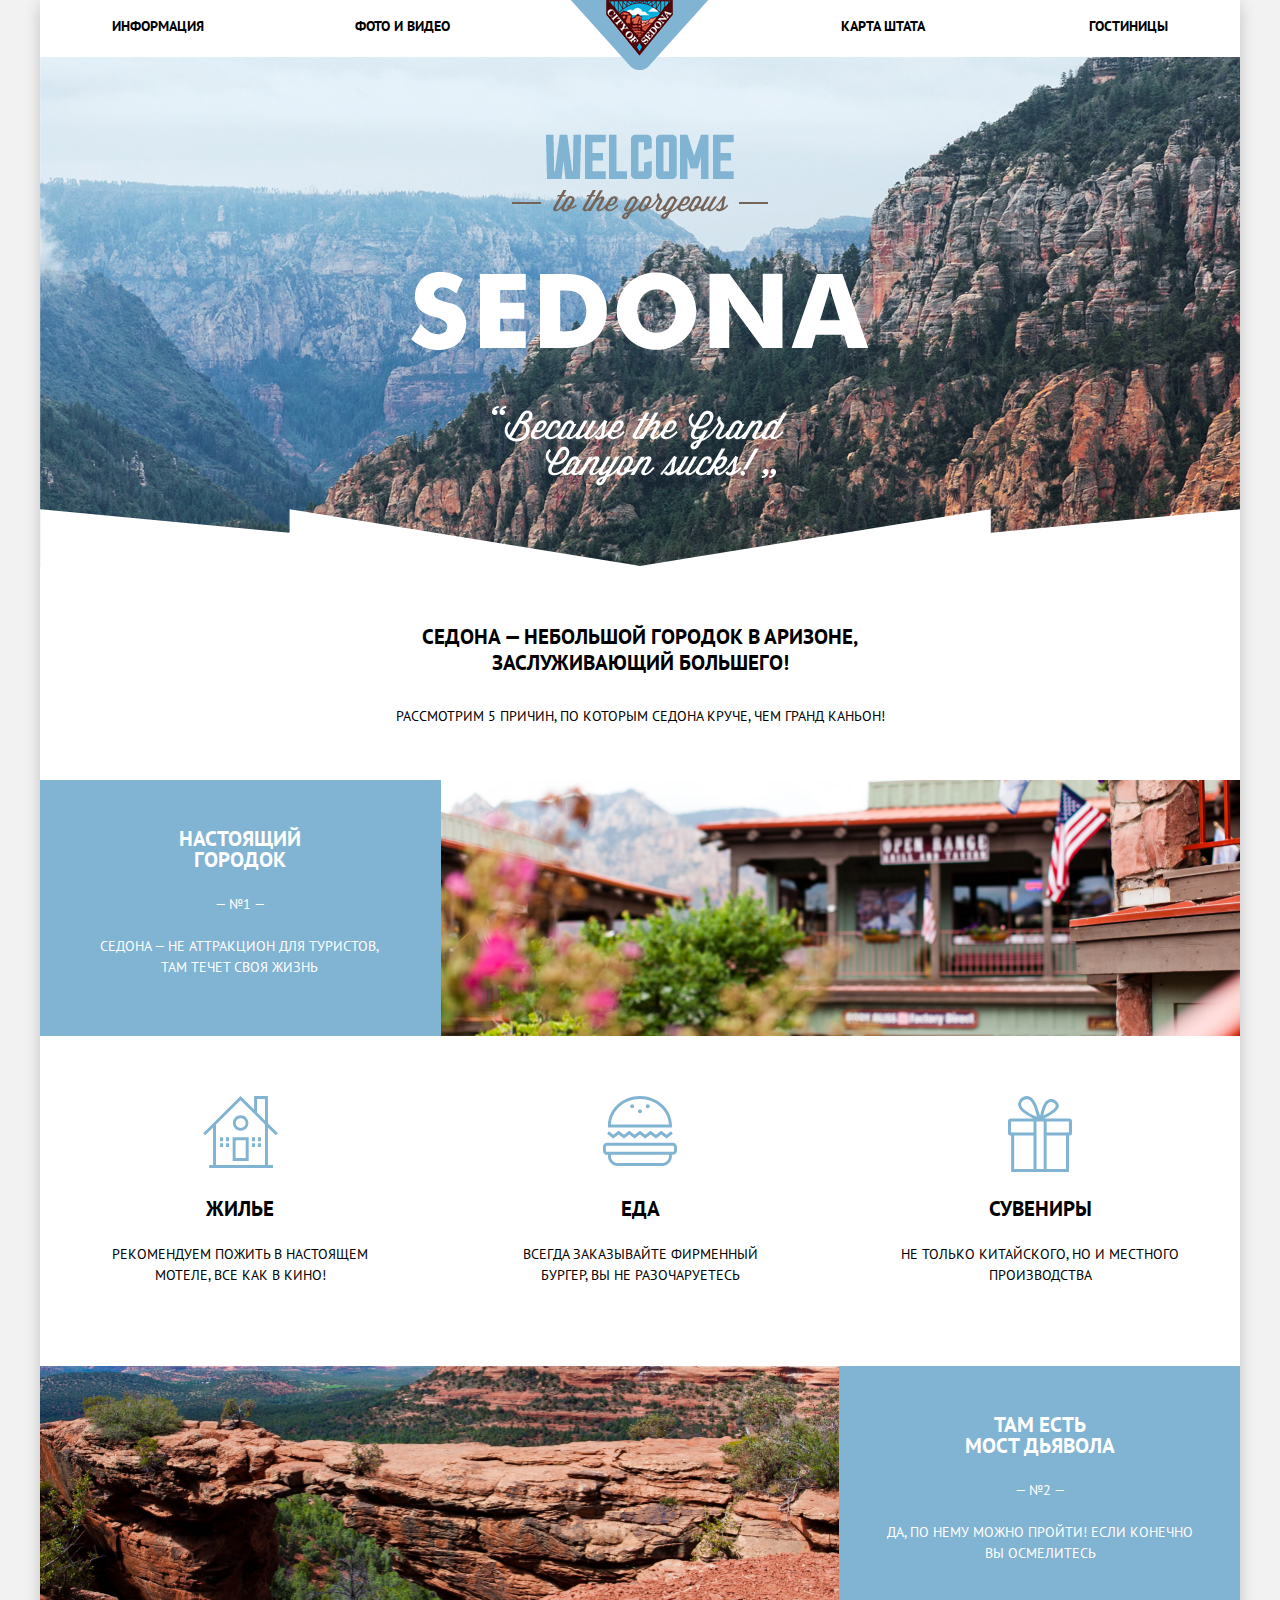
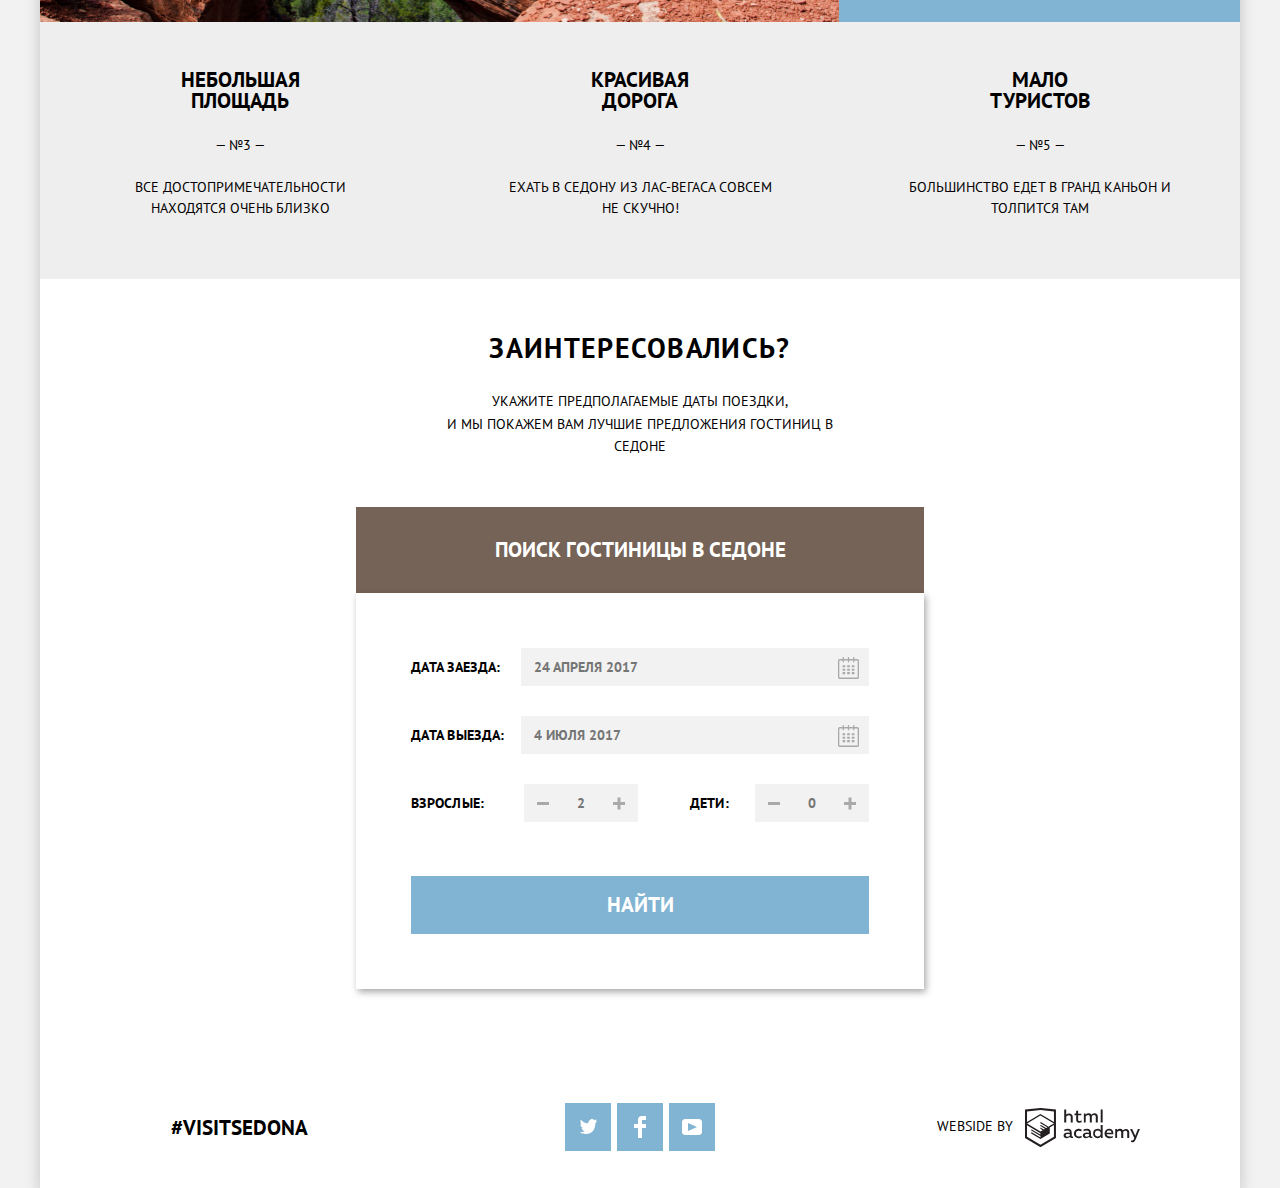
<file: index.html>
﻿<!DOCTYPE html>
<html lang="ru">
<head>
  <link href="https://fonts.googleapis.com/css?family=PT+Sans:400,700&amp;subset=cyrillic" rel="stylesheet">
  <link href="css/normalize.css" rel="stylesheet">
  <link href="css/min-style.css" rel="stylesheet">

  <meta charset="utf-8">
  <title>HTML Academy: Седона</title>
</head>

<body>
  <div class="wrap">
    <header>
      <nav class="main-navigation">
        <div>
          <a class="main-header-logo" href="index.html">
            <img src="img/main-logo.png" width="138" height="70" alt="Логотип">
          </a>
        </div>
        <ul class="navigation">
          <li><a href="info.html">Информация</a></li>
          <li><a href="photos.html">Фото и видео</a></li>
          <li><a href="map.html">Карта штата</a></li>
          <li><a href="catalog.html">Гостиницы</a></li>
        </ul>
      </nav>
    </header>

    <main>
      <section class="header mountains-index">
        <!-- фотоновая картинка будет -->
        <img class="img-inscription"  src="img/main-header.png" width="458" height="352" alt="welcome to the gordeous Sedona because the Garnd Canyon sucks">
        <!-- картинка с треугольной формой внизу гор -->
      </section>

      <section class="features">
        <h1 hidden aria-label="5 причин крутости Седоны">5 причин крутости Седоны</h1>
        <h2>Седона — небольшой городок в Аризоне, заслуживающий большего!</h2>
        <p>Рассмотрим 5 причин, по которым Седона круче, чем Гранд Каньон!</p>
      </section>

      <section class="feature-item">
        <div class="div-item">
          <h3>Настоящий городок</h3>
          <span>— №1 —</span>
          <p>Седона — не аттракцион для туристов, там&nbsp;течет своя жизнь</p>
        </div>
        <img class="img-item" src="img/city.jpg" width="800" height="400" alt="A beautiful house">
      </section>

      <section class="options">
        <ul class="option-list">
          <li class="house">
            <h3>Жилье</h3>
            <p>Рекомендуем пожить в настоящем мотеле, все как в кино!</p>
          </li>
          <li class="food">
            <h3>Еда</h3>
            <p>Всегда заказывайте фирменный бургер, вы не разочаруетесь</p>
          </li>
          <li class="gifts">
            <h3>Сувениры</h3>
            <p>Не только китайского, но и местного производства</p>
          </li>
        </ul>
      </section>

      <section class="feature-item">
        <img class="img-item" src="img/bridge.jpg" width="800" height="400" alt="The Bridge of Devil">
        <div class="div-item">
          <h3>Там есть мост&nbsp;дьявола</h3>
          <span>— №2 —</span>
          <p>Да, по нему можно пройти! Если конечно вы осмелитесь</p>
        </div>
      </section>

      <section class="features-group">
        <ul class="group">
          <li>
            <h3>Небольшая площадь</h3>
            <span>— №3 —</span>
            <p>Все достопримечательности находятся очень близко</p>
          </li>
          <li>
            <h3>Красивая дорога</h3>
            <span>— №4 —</span>
            <p>Ехать в Седону из Лас-Вегаса совсем не скучно!</p>
          </li>
          <li>
            <h3>Мало туристов</h3>
            <span>— №5 —</span>
            <p>Большинство едет в Гранд Каньон и толпится там</p>
          </li>
        </ul>
      </section>

      <section class="interest">
        <h1>Заинтересовались?</h1>
        <p>Укажите предполагаемые даты поездки, и&nbsp;мы&nbsp;покажем&nbsp;вам&nbsp;лучшие предложения гостиниц в Седоне</p>
        <button class="search">Поиск гостиницы в Седоне</button>
        <div class="form"><form class="index-form" method="get" action="https://echo.htmlacademy.ru">
          <div class="input-row">
            <label for="from">Дата заезда:</label>
            <input type="text" name="calendar1" id="from" placeholder="24 апреля 2017">
            <button class="calendar"><svg xmlns="http://www.w3.org/2000/svg" width="21" height="22" viewBox="0 0 21 22"><path d="M19.251 2.025h-2.845V.648c0-.381-.294-.689-.656-.689-.363 0-.656.308-.656.689v1.377h-3.938V.648c0-.381-.294-.689-.655-.689-.363 0-.657.308-.657.689v1.377H5.906V.648c0-.381-.294-.689-.656-.689-.363 0-.657.308-.657.689v1.377H1.75C.784 2.025 0 2.847 0 3.862v16.302C0 21.179.784 22 1.75 22h17.501c.966 0 1.749-.821 1.749-1.836V3.862c0-1.015-.783-1.837-1.749-1.837zm.437 18.139a.448.448 0 0 1-.437.459H1.75a.45.45 0 0 1-.438-.459V3.862a.45.45 0 0 1 .438-.459h2.844v1.378c0 .381.294.689.657.689.362 0 .656-.308.656-.689V3.403h3.938v1.378c0 .381.294.689.657.689.361 0 .655-.308.655-.689V3.403h3.938v1.378c0 .381.293.689.656.689.362 0 .656-.308.656-.689V3.403h2.845c.241 0 .437.206.437.459v16.302z"/><path d="M4.594 8.225h2.625v2.066H4.594zM4.594 11.668h2.625v2.067H4.594zM4.594 15.112h2.625v2.066H4.594zM9.188 15.112h2.625v2.066H9.188zM9.188 11.668h2.625v2.067H9.188zM9.188 8.225h2.625v2.066H9.188zM13.781 15.112h2.625v2.066h-2.625zM13.781 11.668h2.625v2.067h-2.625zM13.781 8.225h2.625v2.066h-2.625z"/></svg></button> <!-- для кликабельного календарика -->
          </div>
          <div class="input-row">
            <label for="to">Дата выезда:</label>
            <input type="text" name="calendar2" id="to" placeholder="4 июля 2017">
            <button class="calendar"><svg xmlns="http://www.w3.org/2000/svg" width="21" height="22" viewBox="0 0 21 22"><path d="M19.251 2.025h-2.845V.648c0-.381-.294-.689-.656-.689-.363 0-.656.308-.656.689v1.377h-3.938V.648c0-.381-.294-.689-.655-.689-.363 0-.657.308-.657.689v1.377H5.906V.648c0-.381-.294-.689-.656-.689-.363 0-.657.308-.657.689v1.377H1.75C.784 2.025 0 2.847 0 3.862v16.302C0 21.179.784 22 1.75 22h17.501c.966 0 1.749-.821 1.749-1.836V3.862c0-1.015-.783-1.837-1.749-1.837zm.437 18.139a.448.448 0 0 1-.437.459H1.75a.45.45 0 0 1-.438-.459V3.862a.45.45 0 0 1 .438-.459h2.844v1.378c0 .381.294.689.657.689.362 0 .656-.308.656-.689V3.403h3.938v1.378c0 .381.294.689.657.689.361 0 .655-.308.655-.689V3.403h3.938v1.378c0 .381.293.689.656.689.362 0 .656-.308.656-.689V3.403h2.845c.241 0 .437.206.437.459v16.302z"/><path d="M4.594 8.225h2.625v2.066H4.594zM4.594 11.668h2.625v2.067H4.594zM4.594 15.112h2.625v2.066H4.594zM9.188 15.112h2.625v2.066H9.188zM9.188 11.668h2.625v2.067H9.188zM9.188 8.225h2.625v2.066H9.188zM13.781 15.112h2.625v2.066h-2.625zM13.781 11.668h2.625v2.067h-2.625zM13.781 8.225h2.625v2.066h-2.625z"/></svg></button> <!-- для кликабельного календарика -->
          </div>
          <div class="input-row">
            <label class="adults" for="adults">Взрослые:</label>
            <button class="minus">-</button>
            <input class="number" type="number" min="1" id="adults" placeholder="2">
            <button class="plus">+</button>

            <label class="child" for="children">Дети:</label>
            <button class="minus">-</button>
            <input class="number" type="number" min="0" id="children" placeholder="0">
            <button class="plus">+</button>
          </div>
          <button type="submit" class="button-find">Найти</button></form>
        </div>
      </section>

      <section class="map">
        <iframe class="google-map" src="https://www.google.com/maps/embed?pb=!1m18!1m12!1m3!1d609919.8305865142!2d-112.20193968931919!3d34.870203512093305!2m3!1f0!2f0!3f0!3m2!1i1024!2i768!4f13.1!3m3!1m2!1s0x872da132f942b00d%3A0x5548c523fa6c8efd!2z0KHQtdC00L7QvdCwLCDQkNGA0LjQt9C-0L3QsCA4NjMzNiwg0KHQqNCQ!5e0!3m2!1sru!2sru!4v1511989528685" width="1200" height="593" style="border:0" allowfullscreen></iframe>
        <img src="img/map.png" width="1200" height="593" alt="A map">
      </section>
    </main>

    <footer class="main-index-footer">
      <div class="main-footer">
        <div class="tag"> <a href="#">#visitsedona</a> </div>
        <div class="social-nets">
          <a href="https://twitter.com/htmlacademy_ru" class="twitter">Твиттер
            <svg xmlns="http://www.w3.org/2000/svg" xmlns:xlink="http://www.w3.org/1999/xlink" width="17" height="15" viewBox="0 0 17 15"><path fill="#FFF" d="M10.95.144c1.685-.496 2.984.27 3.577 1.179.673-.231 1.331-.481 2.011-.708a2.345 2.345 0 0 1-.857 1.768c.685.17 1.304-.491 1.304-.491-.169 1-1.006 1.788-1.563 2.024-.231 6.75-3.175 11.217-10.077 11.082h-.446c-.41 0-4.164-.46-4.898-1.887 2.271.196 3.893-.422 4.693-1.177-.96-.3-2.679-.477-2.979-2.95.349.106.564.228 1.19.119C1.705 8.247.374 7.53.448 5.33c.285.328 1.067.536 1.34.472C1.085 5.561-.182 2.442.894.85c1.818 1.854 3.735 3.606 7.152 3.773C8.254 2.33 9.183.793 10.95.144z"/></svg>
          </a>
          <a href="https://www.facebook.com/htmlacademy" class="fb">Фейсбук
            <svg xmlns="http://www.w3.org/2000/svg" width="12" height="22" viewBox="0 0 12 22"><path fill="#FFF" d="M12 4V0H8a4 4 0 0 0-4 4v4H0v4h4v10h4V12h4V8H8V4h4z"/></svg>
          </a>
          <a href="https://www.youtube.com/user/htmlacademyru" class="youtube">Ютуб
            <svg xmlns="http://www.w3.org/2000/svg" xmlns:xlink="http://www.w3.org/1999/xlink" width="20" height="16" viewBox="0 0 20 16"><path fill="#FFF" d="M17 0H3C1.35 0 0 1.35 0 3v10c0 1.65 1.35 3 3 3h14c1.65 0 3-1.35 3-3V3c0-1.65-1.35-3-3-3zM6.027 11.998V4.002L15.014 8l-8.987 3.998z"/></svg>
          </a>
        </div>

        <div class="website-by"> Webside by
          <a class="website" href="https://htmlacademy.ru/intensive/htmlcss">
            <svg id="Layer_1" data-name="Layer 1" xmlns="http://www.w3.org/2000/svg" viewBox="0 0 108.08 36.85"><title>logo-htmlacademy-small1</title><path d="M44.61,26.88a2,2,0,0,0,.55-0.1v1.33a3.25,3.25,0,0,1-1.18.21,1.67,1.67,0,0,1-1.67-1,4.84,4.84,0,0,1-3.14,1.08c-1.51,0-2.91-.83-2.91-2.55,0-2.13,2-2.79,3.71-2.79a11.08,11.08,0,0,1,2.17.25v-0.3c0-1-.76-1.77-2.19-1.77a7.42,7.42,0,0,0-3,.64v-1.7a10.21,10.21,0,0,1,3.19-.55c2.36,0,3.81,1.12,3.81,3.65v3a0.54,0.54,0,0,0,.49.59h0.17Zm-6.44-1.13A1.35,1.35,0,0,0,39.63,27h0.11a3.39,3.39,0,0,0,2.41-1V24.58a9.72,9.72,0,0,0-1.81-.21c-1,0-2.16.33-2.16,1.38h0Zm12.36-6.11a5,5,0,0,1,2.57.64V22a4.08,4.08,0,0,0-2.3-.7,2.75,2.75,0,1,0,0,5.49,5,5,0,0,0,2.43-.64v1.71a6.27,6.27,0,0,1-2.76.57A4.21,4.21,0,0,1,46,24.51q0-.21,0-0.41a4.32,4.32,0,0,1,4.18-4.46h0.38Zm12.17,7.24a2,2,0,0,0,.55-0.1v1.33a3.25,3.25,0,0,1-1.18.21,1.67,1.67,0,0,1-1.67-1,4.84,4.84,0,0,1-3.14,1.08c-1.51,0-2.91-.83-2.91-2.55,0-2.13,2-2.79,3.71-2.79a11.08,11.08,0,0,1,2.17.25v-0.3c0-1-.76-1.77-2.19-1.77a7.42,7.42,0,0,0-3,.64v-1.7a10.21,10.21,0,0,1,3.19-.55c2.36,0,3.81,1.12,3.81,3.65v3a0.54,0.54,0,0,0,.49.59h0.17Zm-6.44-1.13A1.35,1.35,0,0,0,57.73,27h0.11a3.39,3.39,0,0,0,2.41-1V24.58a9.72,9.72,0,0,0-1.81-.21c-1.06,0-2.16.33-2.16,1.38h0ZM73,16V28.2H71.35V26.88a3.88,3.88,0,0,1-3.19,1.54,4.4,4.4,0,0,1,0-8.78,3.81,3.81,0,0,1,3,1.3V16H73Zm-4.53,5.22a2.76,2.76,0,1,0,0,5.52A2.86,2.86,0,0,0,71.15,25V23A2.91,2.91,0,0,0,68.49,21.27ZM79,19.64c3.31,0,4.46,2.68,3.92,5.09H76.7c0.21,1.5,1.67,2.11,3.19,2.11a6.11,6.11,0,0,0,2.64-.59v1.6a7.14,7.14,0,0,1-3,.57C77,28.42,74.78,27,74.78,24a4.18,4.18,0,0,1,4-4.39H79Zm0.09,1.54a2.28,2.28,0,0,0-2.44,2.1v0.06H81.3A2,2,0,0,0,79.13,21.18Zm5.73,7V19.87h1.65v1a3.81,3.81,0,0,1,2.78-1.27A2.86,2.86,0,0,1,91.89,21a4.12,4.12,0,0,1,2.91-1.33A3.06,3.06,0,0,1,98,23V28.2h-1.9V23.05a1.59,1.59,0,0,0-1.42-1.75H94.42a2.8,2.8,0,0,0-2.07,1.12V28.2h-1.9V23.05A1.59,1.59,0,0,0,89,21.31H88.8a3,3,0,0,0-2.21,1.29v5.63H84.86Zm21.31-8.33h1.9l-3.91,9.46c-0.9,2.17-2.09,2.86-3.35,2.86a4.76,4.76,0,0,1-1.1-.14V30.46a2.86,2.86,0,0,0,.85.12c0.9,0,1.58-.64,2.07-1.9l0.17-.42-4-8.4h2l2.86,6.29ZM38.73,1.46V6.22a3.81,3.81,0,0,1,2.7-1.14,3.25,3.25,0,0,1,3.44,3.4v5.15H43V8.72a1.81,1.81,0,0,0-1.61-2h-0.3a2.93,2.93,0,0,0-2.32,1.39v5.52h-1.9V1.46h1.9ZM49.94,2.31v3h3V6.91h-3v3.81c0,1.1.5,1.46,1.58,1.46a4.49,4.49,0,0,0,1.69-.33v1.6A6.8,6.8,0,0,1,51,13.8a2.55,2.55,0,0,1-2.86-2.74V6.89H46.58V5.26h1.5V2.74Zm5.4,11.31V5.28H57v1A3.81,3.81,0,0,1,59.77,5a2.86,2.86,0,0,1,2.6,1.33A4.12,4.12,0,0,1,65.28,5,3.06,3.06,0,0,1,68.44,8.4v5.21h-1.9V8.46a1.59,1.59,0,0,0-1.42-1.75H64.89a2.8,2.8,0,0,0-2.07,1.12v5.78h-1.9V8.46A1.59,1.59,0,0,0,59.5,6.71H59.27A3,3,0,0,0,57.06,8v5.63H55.34ZM71.17,1.45H73V13.6H71.17V1.45ZM14.71,0H14.55L0,1.54V28.21l14.55,8.66,14.55-8.66V1.54Zm12.5,27.1L14.55,34.64,1.9,27.12V16.18l12.59,7.5V25L5.86,19.9v1.31l8.68,5.21v1.39L5.87,22.65V24l8.68,5.21,8.75-5.24V18.31L27.2,16V27.12Zm0-12.53-3.48,2-1.6,1L14.51,13v1.31L21,18.23H21l-0.14.09-1,.54-5.37-3.2V17l4.24,2.52-1,.67-3.2-1.9v1.31l2.1,1.24L14.5,22.1,2,14.65,14.51,7.11Zm0-1.32L14.49,5.76,1.91,13.25v-10L14.56,1.92,27.21,3.25v10h0Z" transform="translate(0 -0.02)" fill="#231f20"/></svg>
          </a>
        </div>
      </div>
    </footer>
  </div>
  <script src="js/min-js.js"></script>
</body>
</html>
</file>
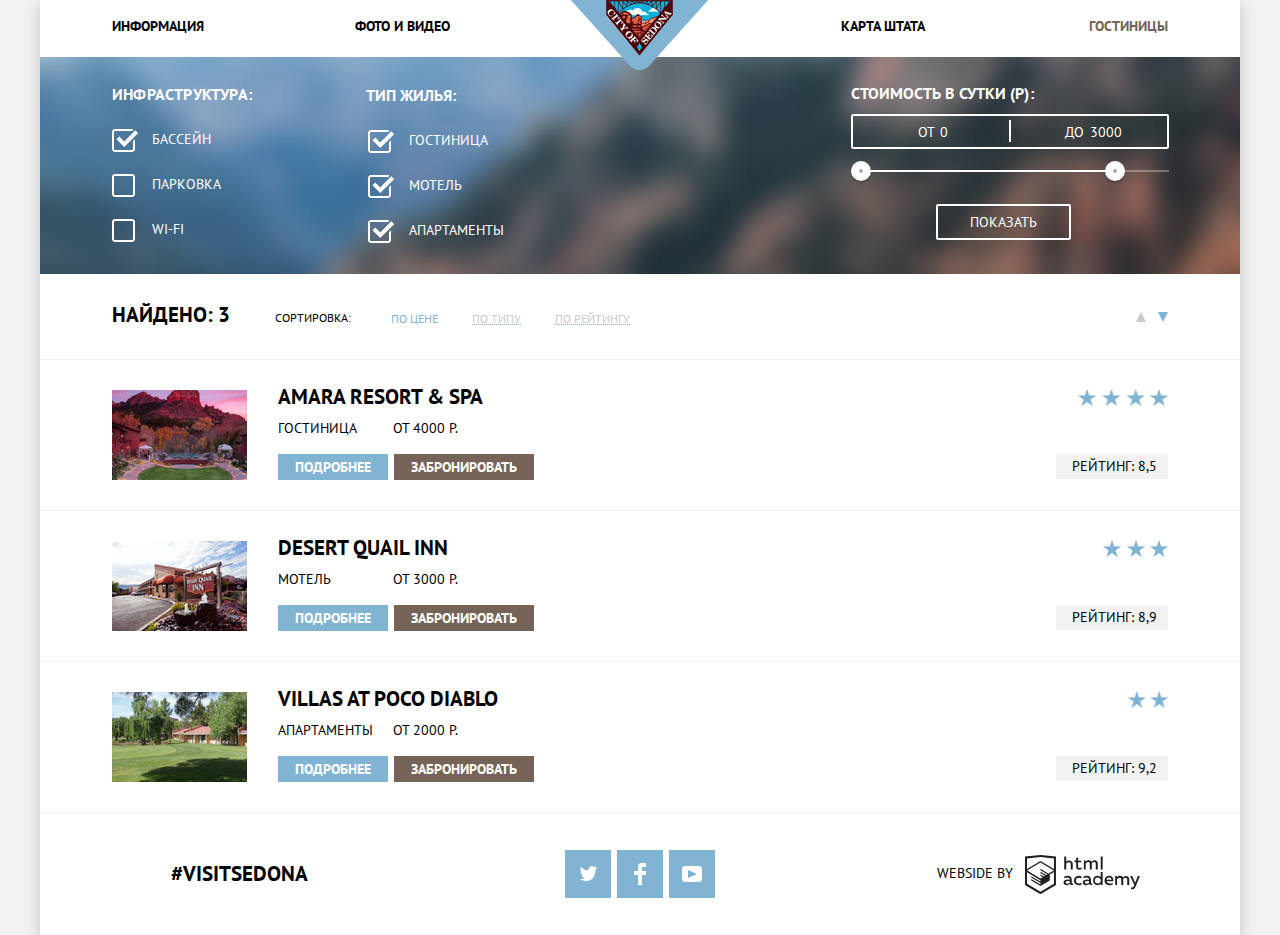
<file: catalog.html>
<!DOCTYPE html>
<html lang="ru">

<head>
  <link href="https://fonts.googleapis.com/css?family=PT+Sans:400,700&amp;subset=cyrillic" rel="stylesheet">
  <link href="css/normalize.css" rel="stylesheet">
  <link href="css/min-style.css" rel="stylesheet">
  <meta charset="utf-8">
  <title>HTML Academy: Седона</title>
</head>

<body>
  <div class="wrap">
    <header class="main-header">
      <nav class="main-navigation">
        <div>
          <a class="main-header-logo" href="index.html">
            <img src="img/main-logo.png" width="138" height="70" alt="Логотип">
          </a>
        </div>
        <ul class="navigation">
          <li><a href="index.html">Информация</a></li>
          <li><a href="photos.html">Фото и видео</a></li>
          <li><a href="map.html">Карта штата</a></li>
          <li><a class="active-href">Гостиницы</a></li>
        </ul>
      </nav>
    </header>

    <main>
      <h2 hidden>Критерии</h2>
      <section class="accomodation-options">
        <!-- фоновая картинка с помощью css -->
        <form class="catalog-form" method="get" action="https://echo.htmlacademy.ru">
          <fieldset class="infrastructure">
            <h3>Инфраструктура:</h3>
            <div>
              <input class="checkbox" type="checkbox" name="swimming-pool" id="swimming-pool" checked>
              <label for="swimming-pool">Бассейн</label>
            </div>
            <div>
              <input class="checkbox" type="checkbox" name="parking-place" id="parking-place" >
              <label for="parking-place">Парковка</label>
            </div>
            <div>
              <input class="checkbox" type="checkbox" name="wi-fi" id="wi-fi">
              <label for="wi-fi">Wi-Fi</label>
            </div>
          </fieldset>
          <fieldset class="accommodation">
            <h3>Тип жилья:</h3>
            <div>
              <input class="checkbox" type="checkbox" name="hotel" id="hotel" checked>
              <label for="hotel">Гостиница</label>
            </div>
            <div>
              <input class="checkbox" type="checkbox" name="motel" id="motel" checked>
              <label for="motel">Мотель</label>
            </div>
            <div>
              <input class="checkbox" type="checkbox" name="apartments" id="apartments" checked>
              <label for="apartments">Апартаменты</label>
            </div>
          </fieldset>
          <div class="price">
            <fieldset >
              <h3>Стоимость в сутки (Р):</h3>
              <div class="price-controls">
                <label class="min-price" for="low-price">от
                  <input type="text" id="low-price" value="0">
                </label>
                <label class="max-price" for="high-price">до
                  <input type="text" id="high-price" value="3000">
                </label>
              </div>
              <div class="range-controls">
                <div class="scale">
                  <div class="bar"></div>
                </div>
                <div tabindex="0" class="range-toggle range-toggle-min"></div>
                <div tabindex="0" class="range-toggle range-toggle-max"></div>
              </div>
            </fieldset>
            <button class="button-transparent" type="submit">Показать</button>
          </div>
        </form>
      </section>

      <section class="result">
        <div class="sort">
          <h2>Найдено: 3</h2>
          <div class="sort-title">Сортировка:</div>
          <ul class="sort-options">
            <li><a class="active">по цене</a></li>
            <li><a href="">по типу</a></li>
            <li><a href="">по рейтингу</a></li>
          </ul>
          <div class="up-down">
            <a href="" class="up">Сортировка по возрастанию</a>
            <a class="down active-tr" href="">Сортировка по убыванию</a>
          </div>
        </div>
      </section>

      <article class="catalog-item">
        <img src="img/amara.jpg" width="135" height="90" alt="Amara Resort & Spa">
        <div class="variant">
          <h2 class="name-item"><a href="#">Amara Resort & Spa</a></h2>
          <span class="accommodation-type">Гостиница</span>
          <span class="price-for-night">от 4000 р.</span>
          <div>
            <a href="" class="button more">Подробнее</a>
            <a href="" class="button book">Забронировать</a>
          </div>
        </div>
        <div class="stars">
          <div class="four-stars"></div>
          <div class="rate">Рейтинг: 8,5</div>
        </div>
      </article>

      <article class="catalog-item">
        <img src="img/desert.jpg" width="135" height="90" alt="Desert Quil Inn">
        <div class="variant">
          <h2 class="name-item"><a href="#">Desert Quail Inn</a></h2>
          <span class="accommodation-type">Мотель</span>
          <span class="price-for-night">от 3000 р.</span>
          <div>
            <a href="" class="button more">Подробнее</a>
            <a href="" class="button book">Забронировать</a>
          </div>
        </div>
        <div class="stars">
          <div class="three-stars"></div>
          <div class="rate">Рейтинг: 8,9</div>
        </div>
      </article>

      <article class="catalog-item">
        <img src="img/villas.jpg" width="135" height="90" alt="Villas At Poco Diablo">
        <div class="variant">
          <h2 class="name-item"><a href="#">Villas At Poco Diablo</a></h2>
          <span class="accommodation-type">Апартаменты</span>
          <span class="price-for-night">от 2000 р.</span>
          <div>
            <a href="" class="button more">Подробнее</a>
            <a href="" class="button book">Забронировать</a>
          </div>
        </div>
        <div class="stars">
          <div class="two-stars"></div>
          <div class="rate">Рейтинг: 9,2</div>
        </div>
      </article>
    </main>

    <footer class="main-catalog-footer">
      <div class="main-footer">
        <div class="tag"> <span>#visitsedona</span> </div>
        <div class="social-nets">
          <a href="https://twitter.com/htmlacademy_ru" class="twitter">Твиттер
            <svg xmlns="http://www.w3.org/2000/svg" xmlns:xlink="http://www.w3.org/1999/xlink" width="17" height="15" viewBox="0 0 17 15"><path fill="#FFF" d="M10.95.144c1.685-.496 2.984.27 3.577 1.179.673-.231 1.331-.481 2.011-.708a2.345 2.345 0 0 1-.857 1.768c.685.17 1.304-.491 1.304-.491-.169 1-1.006 1.788-1.563 2.024-.231 6.75-3.175 11.217-10.077 11.082h-.446c-.41 0-4.164-.46-4.898-1.887 2.271.196 3.893-.422 4.693-1.177-.96-.3-2.679-.477-2.979-2.95.349.106.564.228 1.19.119C1.705 8.247.374 7.53.448 5.33c.285.328 1.067.536 1.34.472C1.085 5.561-.182 2.442.894.85c1.818 1.854 3.735 3.606 7.152 3.773C8.254 2.33 9.183.793 10.95.144z"/></svg>
          </a>
          <a href="https://www.facebook.com/htmlacademy" class="fb">Фейсбук
            <svg xmlns="http://www.w3.org/2000/svg" width="12" height="22" viewBox="0 0 12 22"><path fill="#FFF" d="M12 4V0H8a4 4 0 0 0-4 4v4H0v4h4v10h4V12h4V8H8V4h4z"/></svg>
          </a>
          <a href="https://www.youtube.com/user/htmlacademyru" class="youtube">Ютуб
            <svg xmlns="http://www.w3.org/2000/svg" xmlns:xlink="http://www.w3.org/1999/xlink" width="20" height="16" viewBox="0 0 20 16"><path fill="#FFF" d="M17 0H3C1.35 0 0 1.35 0 3v10c0 1.65 1.35 3 3 3h14c1.65 0 3-1.35 3-3V3c0-1.65-1.35-3-3-3zM6.027 11.998V4.002L15.014 8l-8.987 3.998z"/></svg>
          </a>
        </div>

        <div class="website-by">Webside by
          <a class="website" href="https://htmlacademy.ru/intensive/htmlcss">
            <svg id="Layer_1" data-name="Layer 1" xmlns="http://www.w3.org/2000/svg" viewBox="0 0 108.08 36.85"><title>logo-htmlacademy-small1</title><path d="M44.61,26.88a2,2,0,0,0,.55-0.1v1.33a3.25,3.25,0,0,1-1.18.21,1.67,1.67,0,0,1-1.67-1,4.84,4.84,0,0,1-3.14,1.08c-1.51,0-2.91-.83-2.91-2.55,0-2.13,2-2.79,3.71-2.79a11.08,11.08,0,0,1,2.17.25v-0.3c0-1-.76-1.77-2.19-1.77a7.42,7.42,0,0,0-3,.64v-1.7a10.21,10.21,0,0,1,3.19-.55c2.36,0,3.81,1.12,3.81,3.65v3a0.54,0.54,0,0,0,.49.59h0.17Zm-6.44-1.13A1.35,1.35,0,0,0,39.63,27h0.11a3.39,3.39,0,0,0,2.41-1V24.58a9.72,9.72,0,0,0-1.81-.21c-1,0-2.16.33-2.16,1.38h0Zm12.36-6.11a5,5,0,0,1,2.57.64V22a4.08,4.08,0,0,0-2.3-.7,2.75,2.75,0,1,0,0,5.49,5,5,0,0,0,2.43-.64v1.71a6.27,6.27,0,0,1-2.76.57A4.21,4.21,0,0,1,46,24.51q0-.21,0-0.41a4.32,4.32,0,0,1,4.18-4.46h0.38Zm12.17,7.24a2,2,0,0,0,.55-0.1v1.33a3.25,3.25,0,0,1-1.18.21,1.67,1.67,0,0,1-1.67-1,4.84,4.84,0,0,1-3.14,1.08c-1.51,0-2.91-.83-2.91-2.55,0-2.13,2-2.79,3.71-2.79a11.08,11.08,0,0,1,2.17.25v-0.3c0-1-.76-1.77-2.19-1.77a7.42,7.42,0,0,0-3,.64v-1.7a10.21,10.21,0,0,1,3.19-.55c2.36,0,3.81,1.12,3.81,3.65v3a0.54,0.54,0,0,0,.49.59h0.17Zm-6.44-1.13A1.35,1.35,0,0,0,57.73,27h0.11a3.39,3.39,0,0,0,2.41-1V24.58a9.72,9.72,0,0,0-1.81-.21c-1.06,0-2.16.33-2.16,1.38h0ZM73,16V28.2H71.35V26.88a3.88,3.88,0,0,1-3.19,1.54,4.4,4.4,0,0,1,0-8.78,3.81,3.81,0,0,1,3,1.3V16H73Zm-4.53,5.22a2.76,2.76,0,1,0,0,5.52A2.86,2.86,0,0,0,71.15,25V23A2.91,2.91,0,0,0,68.49,21.27ZM79,19.64c3.31,0,4.46,2.68,3.92,5.09H76.7c0.21,1.5,1.67,2.11,3.19,2.11a6.11,6.11,0,0,0,2.64-.59v1.6a7.14,7.14,0,0,1-3,.57C77,28.42,74.78,27,74.78,24a4.18,4.18,0,0,1,4-4.39H79Zm0.09,1.54a2.28,2.28,0,0,0-2.44,2.1v0.06H81.3A2,2,0,0,0,79.13,21.18Zm5.73,7V19.87h1.65v1a3.81,3.81,0,0,1,2.78-1.27A2.86,2.86,0,0,1,91.89,21a4.12,4.12,0,0,1,2.91-1.33A3.06,3.06,0,0,1,98,23V28.2h-1.9V23.05a1.59,1.59,0,0,0-1.42-1.75H94.42a2.8,2.8,0,0,0-2.07,1.12V28.2h-1.9V23.05A1.59,1.59,0,0,0,89,21.31H88.8a3,3,0,0,0-2.21,1.29v5.63H84.86Zm21.31-8.33h1.9l-3.91,9.46c-0.9,2.17-2.09,2.86-3.35,2.86a4.76,4.76,0,0,1-1.1-.14V30.46a2.86,2.86,0,0,0,.85.12c0.9,0,1.58-.64,2.07-1.9l0.17-.42-4-8.4h2l2.86,6.29ZM38.73,1.46V6.22a3.81,3.81,0,0,1,2.7-1.14,3.25,3.25,0,0,1,3.44,3.4v5.15H43V8.72a1.81,1.81,0,0,0-1.61-2h-0.3a2.93,2.93,0,0,0-2.32,1.39v5.52h-1.9V1.46h1.9ZM49.94,2.31v3h3V6.91h-3v3.81c0,1.1.5,1.46,1.58,1.46a4.49,4.49,0,0,0,1.69-.33v1.6A6.8,6.8,0,0,1,51,13.8a2.55,2.55,0,0,1-2.86-2.74V6.89H46.58V5.26h1.5V2.74Zm5.4,11.31V5.28H57v1A3.81,3.81,0,0,1,59.77,5a2.86,2.86,0,0,1,2.6,1.33A4.12,4.12,0,0,1,65.28,5,3.06,3.06,0,0,1,68.44,8.4v5.21h-1.9V8.46a1.59,1.59,0,0,0-1.42-1.75H64.89a2.8,2.8,0,0,0-2.07,1.12v5.78h-1.9V8.46A1.59,1.59,0,0,0,59.5,6.71H59.27A3,3,0,0,0,57.06,8v5.63H55.34ZM71.17,1.45H73V13.6H71.17V1.45ZM14.71,0H14.55L0,1.54V28.21l14.55,8.66,14.55-8.66V1.54Zm12.5,27.1L14.55,34.64,1.9,27.12V16.18l12.59,7.5V25L5.86,19.9v1.31l8.68,5.21v1.39L5.87,22.65V24l8.68,5.21,8.75-5.24V18.31L27.2,16V27.12Zm0-12.53-3.48,2-1.6,1L14.51,13v1.31L21,18.23H21l-0.14.09-1,.54-5.37-3.2V17l4.24,2.52-1,.67-3.2-1.9v1.31l2.1,1.24L14.5,22.1,2,14.65,14.51,7.11Zm0-1.32L14.49,5.76,1.91,13.25v-10L14.56,1.92,27.21,3.25v10h0Z" transform="translate(0 -0.02)" fill="#231f20"/></svg>
          </a>
        </div>
      </div>
    </footer>
  </div>
</body>
</html>
</file>
<file: css/min-style.css>
body {font-family: "PT Sans", Arial, sans-serif;font-size: 14px;line-height: 1.5em;color: #000000;text-transform: uppercase;background-color: #f2f2f2;}/*------ обертка всего, чтобы создать тень -----*/.wrap {background-color: #ffffff;-webkit-box-shadow: 0px 5px 15px 0px rgba(0, 1, 1, 0.2);box-shadow: 0px 5px 15px 0px rgba(0, 1, 1, 0.2);min-width: 768px;max-width: 1200px;margin: 0 auto;}/*-------------- Верхнее меню + логотип --------*/.main-navigation {position: relative;margin: 0;padding: 0;font-size: 0;background-color: #ffffff;}.navigation {display: -webkit-box;display: -ms-flexbox;display: flex;-ms-flex-wrap: wrap;flex-wrap: wrap;-webkit-box-pack: justify;-ms-flex-pack: justify;justify-content: space-between;-webkit-box-align: start;-ms-flex-align: start;align-items: flex-start;margin-top: -70px;padding: 0px 6%;}.main-header-logo {display: -webkit-box;display: -ms-flexbox;display: flex;-webkit-box-pack: center;-ms-flex-pack: center;justify-content: center;}.navigation li {width: 20%;font-weight: bold;}.navigation li:nth-child(1),.navigation li:nth-child(2) {text-align: left;}.navigation li:nth-child(3),.navigation li:nth-child(4) {text-align: right;}.navigation li:nth-child(2) {margin-right: 11%;}.navigation,.option-list,.feature-items.sort-options,.options {list-style: none;}.navigation a {text-decoration: none;display: inline-block;vertical-align: middle;padding-top: 16px;padding-bottom: 20px;font-size: 14px;line-height: 1.5em;color: #000000;}.sort-options a:hover,.navigation a:focus,.navigation a:hover {color: #81b3d2;}.navigation a:active {color: #cacaca;}.navigation .active-href,.navigation .active-href:hover,.navigation .active-href:active {color: #766357;}.mountains-index {width: 100%;height: 509px;background-image: url("../img/shape.png"), url("../img/background-image.jpg");background-color: #e1edf6;background-repeat: no-repeat, no-repeat;background-size: 100%, 100%;background-position: bottom, 0 -55px;}.img-inscription {display: block;padding-top: 77px;margin-left: auto;margin-right: auto;}.search {width: 568px;background-color: #766357;font-size: 21px;text-transform: uppercase;padding: 31px;font-weight: bold;color: #ffffff;border: none;border-radius: 0px;}.search:hover,.search:focus {background-color: #604e43;}.search:active {background-color: #503e33;color: rgba(255, 255, 255, 0.3);/*color: #5e4e44;*/}.features {margin-top: 58px;margin-bottom: 53px;margin-left: auto;margin-right: auto;width: 500px;text-align: center;}.features h2 {line-height: 1.24em;margin-bottom: 30px;}.feature-item {display: -webkit-box;display: -ms-flexbox;display: flex;min-height: 256px;-webkit-box-pack: justify;-ms-flex-pack: justify;justify-content: space-between;text-align: center;color: #ffffff;background-color: #81b3d2;overflow: hidden;}.div-item {width: 33.3%;}.div-item h3 {font-size: 21px;font-weight: 700;margin-top: 48px;margin-bottom: 24px;width: 150px;margin-left: auto;margin-right: auto;}.div-item p {margin-top: 21px;width: 318px;margin-left: auto;margin-right: auto;}.img-item {width: 66.6%;height: 88.5%;-webkit-transform: translateY(-19%);-ms-transform: translateY(-19%);transform: translateY(-19%);margin-bottom: -300px;}button {font-family: "PT Sans", Arial, sans-serif;}.group {margin: 0;padding: 0;list-style: none;text-align: center;background-color: #eeeeee;display: -webkit-box;display: -ms-flexbox;display: flex;-ms-flex-pack: distribute;justify-content: space-around;-ms-flex-wrap: wrap;flex-wrap: wrap;}.group li {width: 33%;}.features-group h3 {font-size: 21px;font-weight: 700;margin: 0px;padding-top: 47px;padding-bottom: 24px;width: 150px;margin-left: auto;margin-right: auto;}.features-group p {width: 264px;margin: 0px;padding-top: 21px;padding-bottom: 60px;margin-left: auto;margin-right: auto;}.interest {text-align: center;position: relative;margin-top: 58px;}.interest h1 {margin-top: 0;margin-bottom: 32px;letter-spacing: 1.3px;}.interest p {display: block;width: 438px;margin-left: auto;margin-right: auto;margin-bottom: 50px;font-size: 14px;line-height: 1.6em;}.options {min-height: 330px;}.option-list {margin: 0;padding: 0;position: relative;text-align: center;display: -webkit-box;display: -ms-flexbox;display: flex;-ms-flex-pack: distribute;justify-content: space-around;-ms-flex-wrap: wrap;flex-wrap: wrap;}.option-list li {width: 33%;background-repeat: no-repeat;background-position: center;padding-top: 162px;}.option-list h3 {font-size: 21px;font-weight: 700;margin-top: 0;margin-bottom: 25px;}.option-list p {width: 285px;margin-left: auto;margin-right: auto;}.option-list .house {background-image: url("../img/feature-1.svg");background-position: 50% 60px;}.option-list .food {background-image: url("../img/feature-3.svg");background-position: 50% 60px;}.option-list .gifts {background-image: url("../img/feature-2.svg");background-position: 50% 60px;}/*---------Форма на главной странице------*/.index-form {display: -webkit-box;display: -ms-flexbox;display: flex;-webkit-box-orient:vertical;-webkit-box-direction:normal;-ms-flex-direction:column;flex-direction:column;}.form {position: absolute;left: 50%;-webkit-transform: translateX(-284px);-ms-transform: translateX(-284px);transform: translateX(-284px);background-color: #ffffff;padding: 55px 55px;text-align: left;width: 458px;z-index: 10;-webkit-box-shadow: 2px 3px 7px 0px rgba(0, 0, 0, 0.35);box-shadow: 2px 3px 7px 0px rgba(0, 0, 0, 0.35);}.form input {padding: 0;font-family: "PT Sans", Arial, sans-serif;text-transform: uppercase;font-size: 14px;line-height: 1.85em;font-weight: bold;}.interest .input-row {display: -webkit-box;display: -ms-flexbox;display: flex;font-size: 14px;line-height: 1.8em;margin-bottom: 30px;-webkit-box-pack: justify;-ms-flex-pack: justify;justify-content: space-between;-webkit-box-align: center;-ms-flex-align: center;align-items: center;}.input-row label {font-weight: bold;letter-spacing: 0.3px;}.input-row input[type="text"] {width: 333px;height: 34px;background-color: #f2f2f2;border: 2px solid #f2f2f2;padding-left: 11px;}.input-row input[type="text"]:hover {background-color: #ebebeb;}.input-row input[type="text"]:focus {background-color: white;border: 2px solid #ebebeb;}.calendar {position: absolute;width: 21px;height: 22px;background-color: transparent;;background-repeat: no-repeat;right: 71px;border: none;}.calendar svg {fill: #a9a9a9;}.calendar:hover path {fill: #000000;background-color: #ebebeb;}.calendar:active path {fill: #81b3d2;}.adults, .child {-webkit-box-flex: 1;-ms-flex-positive: 1;flex-grow: 1;}.child {margin-right: 26px;text-align: right;margin-left: 13px;}.button-find {border: none;background-color: #81b3d2;color: #ffffff;padding: 16px 0;margin-top: 24px;text-transform: uppercase;font-size: 21px;line-height: 1.2em;font-weight: bold;border-radius: 0px;}.button-find:hover,.button-find:focus {background-color: #669ec0;}.button-find:active {background-color: #5496bd;color: rgba(255, 255, 255, .3);}.minus, .plus {font-size: 0;border: none;border-radius: 0;padding: 19px;background-color: #f2f2f2;position: relative;}.minus::before,.minus::after,.plus::before,.plus::after {content: "";position: absolute;top: 18px;left: 13px;width: 12px;height: 3px;background-color: #a9a9a9;}.plus::after {-webkit-transform: rotate(90deg);-ms-transform: rotate(90deg);transform: rotate(90deg);}.minus:hover::before,.plus:hover::before,.minus:hover::after,.plus:hover::after,.minus:hover:focus,.plus:hover:focus {background-color: #000000;}.minus:active::before,.plus:active::before,.minus:active::after,.plus:active::after {background-color: #81b3d2;}/*.input-row input[type="number"]*/.number {width: 38px;height: 38px;background-color: #f2f2f2;border: none;text-align: center;}input[type="number"] {-moz-appearance:textfield;}input::-webkit-outer-spin-button,input::-webkit-inner-spin-button {-webkit-appearance: none;}.google-map {display: block;border: 0;width: 100%;}.map {width: 100%;height: 593px;overflow: hidden;/*background-image: url("../img/map.jpg");background-position: center center;transform: translateY(-20%);*//*background-size: cover;*/}/*.map img{transform: translateY(-20%);}*/.accomodation-options fieldset {border: none;}.accomodation-options {width: 100%;min-height: 217px;background-image:url("../img/index-background.jpg");background-color: #355266;background-repeat: no-repeat;background-size: 100%;color: #ffffff;background-position: 0px -300px;}.accomodation-options h3 {font-size: 16px;font-weight: 700;line-height: 21px;}.catalog-form {display: -webkit-box;display: -ms-flexbox;display: flex;}.catalog-form,.result,.catalog-item {padding: 0px 6%;}.infrastructure {position: relative;width: 20%;padding-left: 0px;margin-left: 0px;}.infrastructure h3 {padding: 0;font-size: 16px;font-weight: 700;line-height: 21px;margin-top: 22px;letter-spacing: 0.2px;}.accommodation h3 {padding: 0px 18px;font-size: 16px;font-weight: 700;line-height: 21px;margin-top: 23px;}.infrastructure div,.accommodation div {margin-top: 24px;}.accommodation {width: 40%;position: relative;}.infrastructure label {margin-left: 23px;}.accommodation label {margin-left: 44px;}.infrastructure input[type="checkbox"],.accommodation input[type="checkbox"] {opacity: 0;}.infrastructure label::before,.accommodation label::before {content: "";display: inline-block;vertical-align: middle;position: absolute;}.infrastructure label::before {left: 0px;}.accommodation label::before {left: 30px;}.checkbox + label::before {content: url("../img/checkbox-off.svg");height: 19px;width: 19px;}.checkbox:checked + label::before {content: "";width: 27px;height: 23px;display: inline-block;vertical-align: middle;background-image: url("../img/checkbox-on.svg");background-repeat: no-repeat;background-size: 100%;background-position: 0px 0px;}.checkbox:focus + label::before {outline: rgb(59, 153, 252) auto 5px;}.checkbox:disabled + label::before {content: url("../img/checkbox-off-disabled.svg");}.checkbox:checked:disabled + label::before {content: url("../img/checkbox-on-disabled.svg");}/*---------- Ползунки на странице отелей ---------*/.price-controls {position: relative;height: 31px;margin-bottom: 21px;border: 2px solid #ffffff;border-radius: 2px;width: 314px;}.price-controls::after {content: "";position: absolute;top: 50%;left: 50%;width: 2px;height: 22px;background: #ffffff;-webkit-transform: translate(-50%, -50%);-ms-transform: translate(-50%, -50%);transform: translate(-50%, -50%);}.range-controls {position: relative;margin-bottom: 32px;}.range-controls .scale {height: 2px;background: rgba(255, 255, 255, 0.3);}.price-controls label {display: inline-block;font-size: 14px;line-height: 30px;vertical-align: middle;cursor: pointer;}.price {width: 330px;color: #ffffff;text-transform: uppercase;margin-left: 55px;}.price h3 {font-weight: 700;margin-top: 21px;margin-bottom: 10px;letter-spacing: 0.1px;}.price-controls .min-price {width: 90px;padding-left: 65px;}.price-controls .max-price {width: 90px;padding-left: 53px;}.range-controls .bar {width: 80%;height: 2px;background: #ffffff;}.price-controls input {width: 50px;margin: 0;color: inherit;font: inherit;background: none;border: none;}.range-toggle {position: absolute;top: -9px;width: 4px;height: 4px;background: #ababab;border: 8px solid #ffffff;border-radius: 50%;-webkit-box-shadow: 0 2px 1px 0 rgba(0, 1, 1, 0.2);box-shadow: 0 2px 1px 0 rgba(0, 1, 1, 0.2);cursor: pointer;}.range-toggle-min {left: 0;}.range-toggle-max {left: 80%;}.range-toggle:hover,.range-toggle:focus {border: 10px solid #ffffff;}.button-transparent {font-family: "PT Sans", Arial, sans-serif;display: block;margin: 0 auto;padding: 6px 32px;font-size: 14px;line-height: 20px;color: #ffffff;text-transform: uppercase;background: transparent;border: 2px solid #ffffff;border-radius: 2px;cursor: pointer;margin-top: -9px}.button-transparent:hover {color: #000000;background: #ffffff;}/*------------------*/.sort {display: -webkit-box;display: -ms-flexbox;display: flex;-webkit-box-align: baseline;-ms-flex-align: baseline;align-items: baseline;padding: 28px 0px 26px 0px;}.sort h2 {margin: 0;font-size: 21px;line-height: 1.2em;min-width: 163px;}.sort-title {margin-top: 5px;font-size: 12px;line-height: 18px;}.sort-options {margin: 0;padding-left: 40px;list-style: none;color: #000000;}.sort-options li {display: inline-block;vertical-align: middle;padding-right: 30px;font-size: 12px;}.sort-options a:hover:not(.active),.sort-options a:focus:not(.active) {color: #81b3d2;}.sort-options a:active:not(.active) {color: #000000;text-decoration: none;}.sort-options a {line-height: 10px;display: inline-block;text-decoration: none;color: #cacaca;border-bottom: 1px dotted #81b3d2;}.sort-options .active {color: #81b3d2;border-bottom: 0px;}.up-down {text-align: right;-webkit-box-flex: 1;-ms-flex-positive: 1;flex-grow: 1;font-size: 0px;}.down {display: inline;width: 0;height: 0;border-left: 5.5px solid transparent;border-right: 5.5px solid transparent;border-top: 10px solid #81b3d2;border-bottom: 0px;}.up {display: inline-block;vertical-align: middle;width: 0;height: 0;border-left: 5.5px solid transparent;border-right: 5.5px solid transparent;border-bottom: 10px solid #cacaca;border-top: 0px;margin-right: 12px;margin-top: -10px;}.up:hover,.up:focus {border-bottom: 10px solid #000000;}.up:active {border-bottom: 10px solid #81b3d2;}.variant {-webkit-box-flex: 1;-ms-flex-positive: 1;flex-grow: 1;}.catalog-item {display: -webkit-box;display: -ms-flexbox;display: flex;border-top: 1px solid #f2f2f2;}.catalog-item img {padding: 30px 0;padding-right: 31px;}.name-item {margin-top: 26px;margin-bottom: 11px;}.accommodation-type,.price-for-night {display: inline-block;vertical-align: middle;min-width: 111px;margin-bottom: 17.5px;}.name-item a {text-decoration: none;color: #000000;}.name-item a:hover,.name-item a:focus {color: #81b3d2;}.name-item a:active {color: #b2b2b2;}.button {padding: 4px 17px;color: #ffffff;font-size: 14px;line-height: 1.5em;font-weight: bold;margin-right: 2px;}.more {text-decoration: none;background-color: #81b3d2;}.more:hover,.more:focus {background-color: #669ec0;}.more:active {background-color: #5496bd;color: rgba(255, 255, 255, 0.3);}.book {text-decoration: none;background-color: #766357;}.book:hover,.book:focus {background-color: #604e43;}.book:active {background-color: #503e33;color: rgba(255, 255, 255, 0.3);}.stars {margin-top: 29px;}.three-stars,.four-stars,.two-stars {height: 23px;display: block;margin-left: auto;background-repeat: no-repeat;background-size: 100%;background-position: 0px 0px;}.two-stars {width: 40px;background-image:url("../img/two-stars.png");}.three-stars {width: 65px;background-image:url("../img/three-stars.png");}.four-stars {width: 90px;background-image:url("../img/four-stars.png");}.rate {display: inline-block;vertical-align: middle;margin-top: 42px;background-color: #f2f2f2;padding: 2px 11px 2px 16px;line-height: 21px;font-size: 14px;}/*--------------- Классы и анимации для JS --------------*/.invisible {-webkit-animation-name: appearance;animation-name: appearance;-webkit-animation-duration: .5s;animation-duration: .5s;animation-direction:reverse;-webkit-animation-fill-mode: both;animation-fill-mode: both;}.visible {-webkit-animation-name: appearance1;animation-name: appearance1;-webkit-animation-duration: .5s;animation-duration: .5s;-webkit-animation-fill-mode: both;animation-fill-mode: both;}@-webkit-keyframes error {0%, 100% { -webkit-transform: translateX(0); transform: translateX(0); }10%, 30%, 50%, 70%, 90% { -webkit-transform: translateX(-10px); transform: translateX(-10px); }20%, 40%, 60%, 80% { -webkit-transform: translateX(10px); transform: translateX(10px); }}@keyframes error {0%, 100% { -webkit-transform: translateX(0); transform: translateX(0); }10%, 30%, 50%, 70%, 90% { -webkit-transform: translateX(-10px); transform: translateX(-10px); }20%, 40%, 60%, 80% { -webkit-transform: translateX(10px); transform: translateX(10px); }}@-webkit-keyframes appearance {0% { opacity: 0; }10% { opacity: 0.1; }20% { opacity: 0.2; }30% { opacity: 0.3; }40% { opacity: 0.4; }50% { opacity: 0.5; }60% { opacity: 0.6; }70% { opacity: 0.7; }80% { opacity: 0.8; }90% { opacity: 0.9; }100% { opacity: 1; }}@keyframes appearance {0% { opacity: 0; }10% { opacity: 0.1; }20% { opacity: 0.2; }30% { opacity: 0.3; }40% { opacity: 0.4; }50% { opacity: 0.5; }60% { opacity: 0.6; }70% { opacity: 0.7; }80% { opacity: 0.8; }90% { opacity: 0.9; }100% { opacity: 1; }}@-webkit-keyframes appearance1 {0% { opacity: 0; }10% { opacity: 0.1; }20% { opacity: 0.2; }30% { opacity: 0.3; }40% { opacity: 0.4; }50% { opacity: 0.5; }60% { opacity: 0.6; }70% { opacity: 0.7; }80% { opacity: 0.8; }90% { opacity: 0.9; }100% { opacity: 1; }/* 0% { transform: translateX(-10px);}10% { transform: translateX(10px); }100% { transform: translateX(10px); }*/}@keyframes appearance1 {0% { opacity: 0; }10% { opacity: 0.1; }20% { opacity: 0.2; }30% { opacity: 0.3; }40% { opacity: 0.4; }50% { opacity: 0.5; }60% { opacity: 0.6; }70% { opacity: 0.7; }80% { opacity: 0.8; }90% { opacity: 0.9; }100% { opacity: 1; }/* 0% { transform: translateX(-10px);}10% { transform: translateX(10px); }100% { transform: translateX(10px); }*/}.form-error {-webkit-animation-name: error;animation-name: error;-webkit-animation-duration: 0.2s;animation-duration: 0.2s;}/*---------------------------------------------------------------*/.main-index-footer {margin-top: -120px;z-index: 20px;background-color: rgba(255, 255, 255, 0.9);position: relative;}.main-catalog-footer {border-top: 1px solid #f2f2f2;}/*------------- Футер для всех страниц ----------- */.main-footer {display: -webkit-box;display: -ms-flexbox;display: flex;-ms-flex-wrap: wrap;flex-wrap: wrap;-webkit-box-pack: justify;-ms-flex-pack: justify;justify-content: space-between;-webkit-box-align: center;-ms-flex-align: center;align-items: center;}.main-footer a {margin: 0px;padding: 0px;width: 46px;height: 48px;margin-left: 3px;margin-right: 3px;}.main-footer div {width: 33.3%;text-align: center;padding: 37px 0;}.social-nets a:hover,.social-nets a:focus {background-color: #669ec0;}.social-nets a:active {background-color: #5496bd;}.twitter:active path,.fb:active path,.youtube:active path {fill: rgba(255, 255, 255, 0.3);}.tag {font-size: 21px;line-height: 1.2em;font-weight: 700;}.tag a {text-decoration: none;color: #000000;}.twitter,.fb,.youtube {font-size: 0px;background-repeat: no-repeat;background-color: #81b3d2;}.social-nets svg {margin-top: 16px;}.fb svg {margin-top: 13px;}.website {font-size: 0px;}.social-nets {display: -webkit-box;display: -ms-flexbox;display: flex;-webkit-box-pack: center;-ms-flex-pack: center;justify-content: center;}.website-by a {display: inline-block;width: 115px;height: 39px;margin-left: 8px;font-size: 14px;vertical-align: middle;text-align: center;background-repeat: no-repeat;background-position: 0px 0;font-size: 0px;}.website:hover path,.website:focus path{fill: #81b3d2;}.website:active path{fill: #bdbbbc;}
</file>
